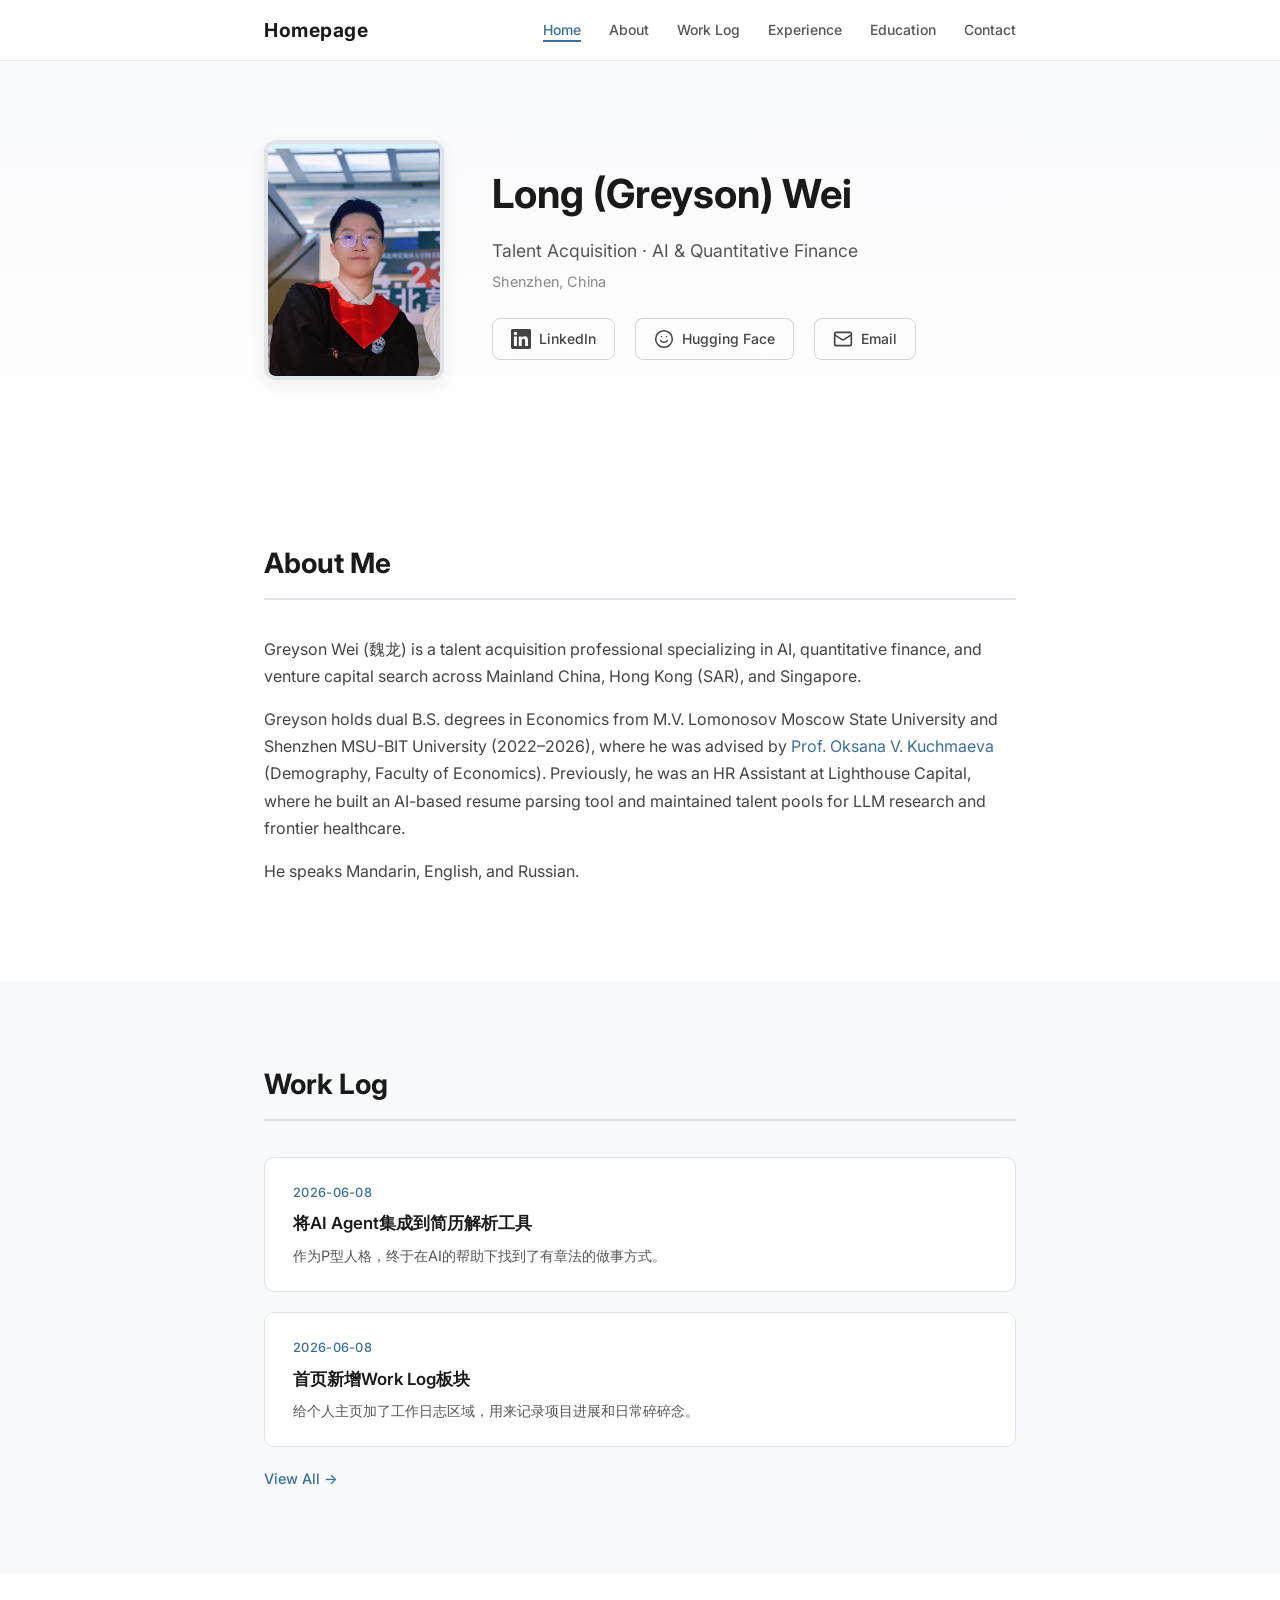
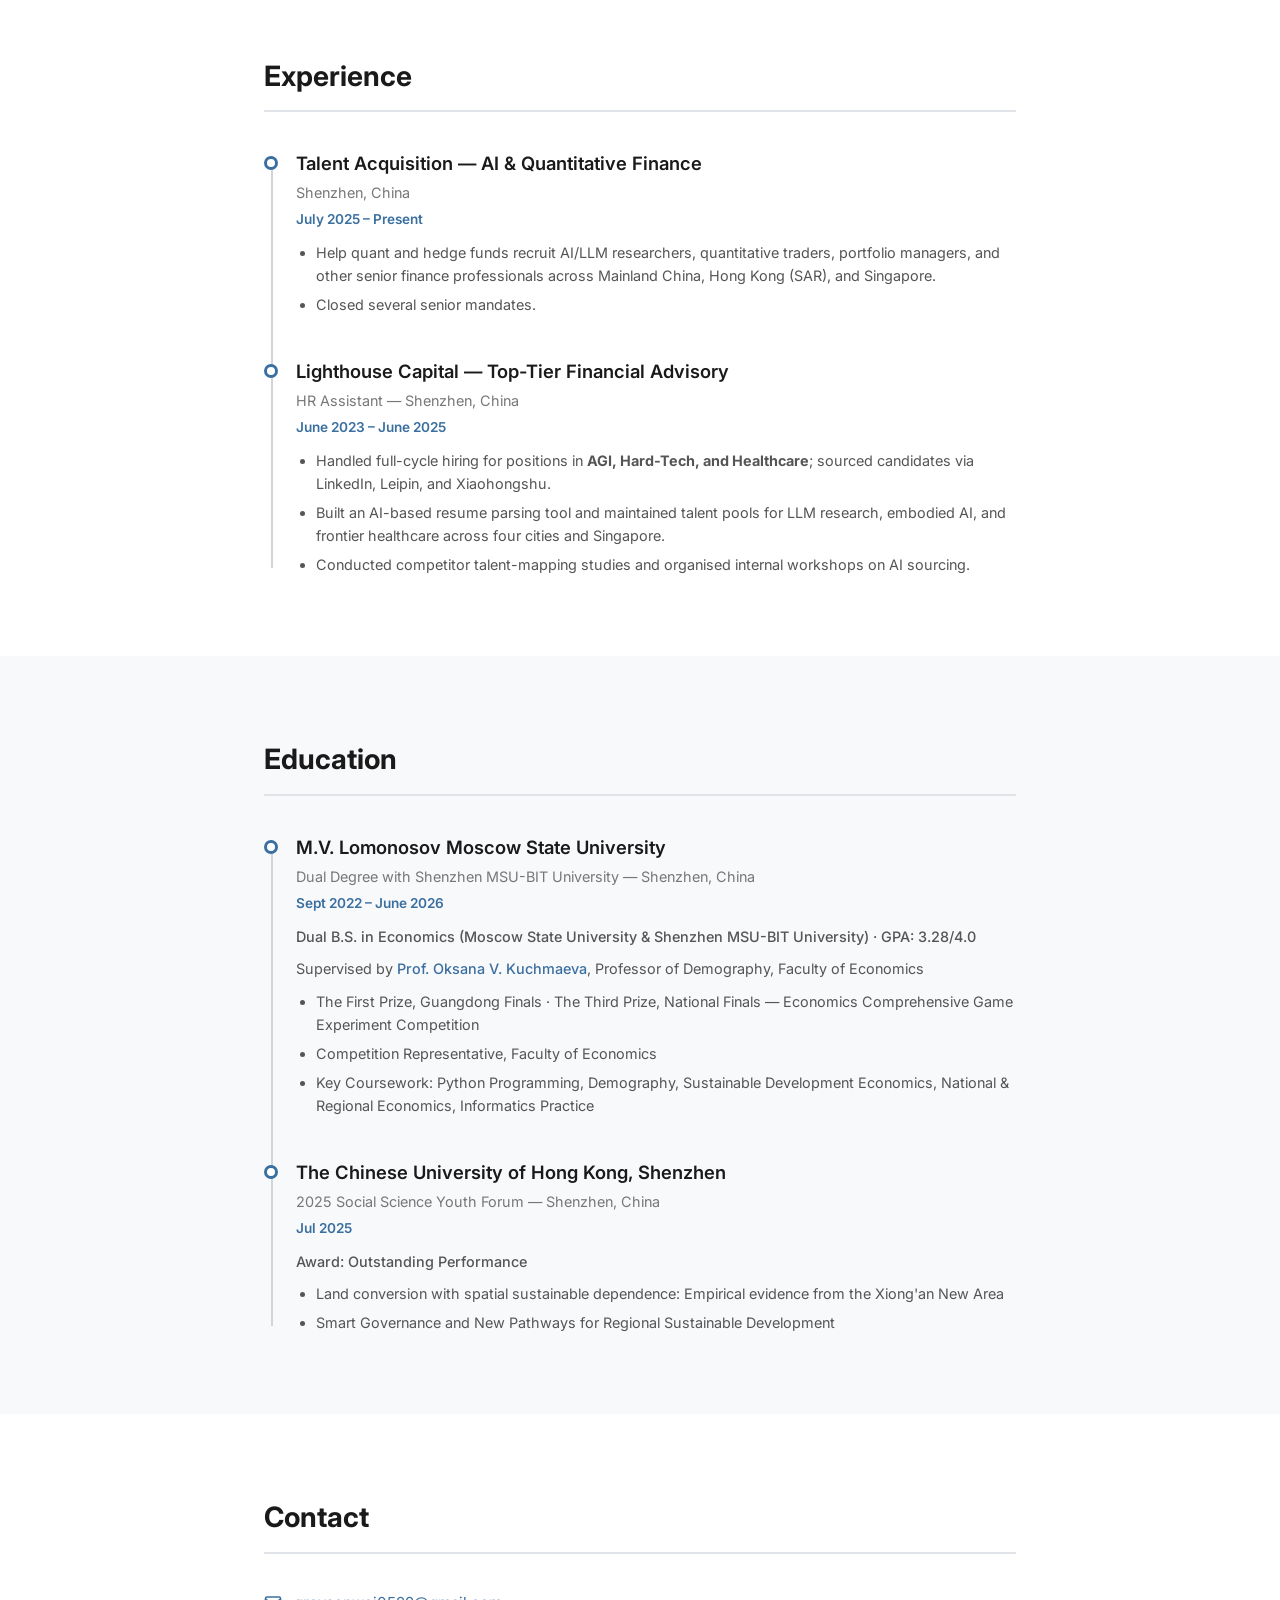
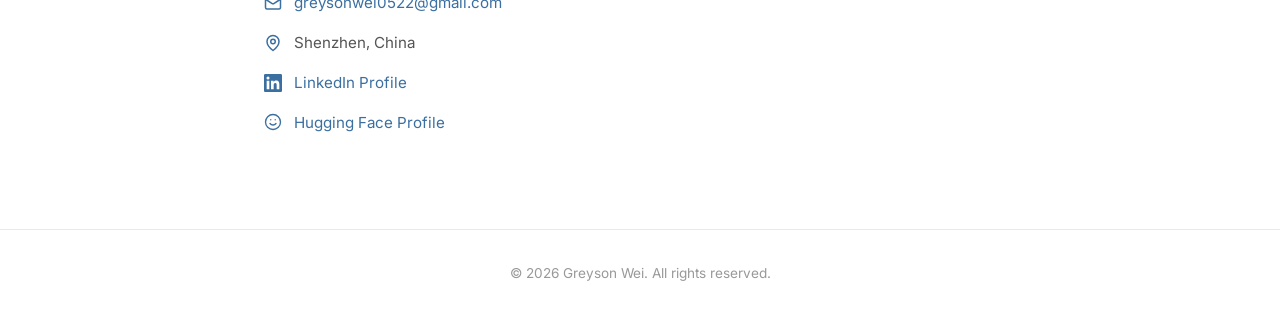
<file: index.html>
<!DOCTYPE html>
<html lang="en">
<head>
  <meta charset="UTF-8" />
  <meta name="viewport" content="width=device-width, initial-scale=1.0" />
  <title>Greyson Wei</title>
  <meta name="description" content="Long (Greyson) Wei — Talent acquisition professional specializing in AI and quantitative finance, trilingual in Mandarin, English, and Russian." />
  <link rel="stylesheet" href="css/style.css" />
  <link rel="preconnect" href="https://fonts.googleapis.com" />
  <link rel="preconnect" href="https://fonts.gstatic.com" crossorigin />
  <link href="https://fonts.googleapis.com/css2?family=Inter:wght@400;500;600;700&display=swap" rel="stylesheet" />
</head>
<body>

  <!-- ===== Navigation ===== -->
  <nav id="navbar">
    <div class="nav-container">
      <a href="#home" class="nav-logo">Homepage</a>
      <button class="hamburger" id="hamburger" aria-label="Toggle menu">
        <span></span><span></span><span></span>
      </button>
      <ul class="nav-links" id="nav-links">
        <li><a href="#home">Home</a></li>
        <li><a href="#about">About</a></li>
        <li><a href="#work-log">Work Log</a></li>
        <li><a href="#experience">Experience</a></li>
        <li><a href="#education">Education</a></li>
        <li><a href="#contact">Contact</a></li>
      </ul>
    </div>
  </nav>

  <!-- ===== Hero ===== -->
  <section id="home" class="hero">
    <div class="container">
      <div class="hero-body">
        <div class="hero-left">
          <img src="images/photo.jpg" alt="Greyson Wei" class="hero-photo" onerror="this.style.display='none'" />
        </div>
        <div class="hero-right">
          <h1>Long (Greyson) Wei</h1>
          <p class="hero-tagline">Talent Acquisition &middot; AI &amp; Quantitative Finance</p>
          <p class="hero-location">Shenzhen, China</p>
          <div class="hero-links">
            <a href="https://www.linkedin.com/in/greyson-w-4a4350323" target="_blank" rel="noopener">
              <svg width="20" height="20" viewBox="0 0 24 24" fill="currentColor"><path d="M20.447 20.452h-3.554v-5.569c0-1.328-.027-3.037-1.852-3.037-1.853 0-2.136 1.445-2.136 2.939v5.667H9.351V9h3.414v1.561h.046c.477-.9 1.637-1.85 3.37-1.85 3.601 0 4.267 2.37 4.267 5.455v6.286zM5.337 7.433a2.062 2.062 0 01-2.063-2.065 2.064 2.064 0 112.063 2.065zm1.782 13.019H3.555V9h3.564v11.452zM22.225 0H1.771C.792 0 0 .774 0 1.729v20.542C0 23.227.792 24 1.771 24h20.451C23.2 24 24 23.227 24 22.271V1.729C24 .774 23.2 0 22.222 0h.003z"/></svg>
              LinkedIn
            </a>
            <a href="https://huggingface.co/Greyson0522" target="_blank" rel="noopener">
              <svg width="20" height="20" viewBox="0 0 24 24" fill="none" stroke="currentColor" stroke-width="1.8" stroke-linecap="round" stroke-linejoin="round"><circle cx="12" cy="12" r="10"/><path d="M8 14s1.5 2 4 2 4-2 4-2"/><line x1="9" y1="9" x2="9.01" y2="9"/><line x1="15" y1="9" x2="15.01" y2="9"/></svg>
              Hugging Face
            </a>
            <a href="mailto:greysonwei0522@gmail.com">
              <svg width="20" height="20" viewBox="0 0 24 24" fill="none" stroke="currentColor" stroke-width="2" stroke-linecap="round" stroke-linejoin="round"><rect x="2" y="4" width="20" height="16" rx="2"/><path d="m22 7-8.97 5.7a1.94 1.94 0 0 1-2.06 0L2 7"/></svg>
              Email
            </a>
          </div>
        </div>
      </div>
    </div>
  </section>

  <!-- ===== About Me ===== -->
  <section id="about" class="section">
    <div class="container">
      <h2 class="section-title">About Me</h2>
      <div class="about-content">
        <p>
          Greyson Wei (魏龙) is a talent acquisition professional specializing in AI, quantitative finance, and venture capital search across Mainland China, Hong Kong (SAR), and Singapore.
        </p>
        <p>
          Greyson holds dual B.S. degrees in Economics from M.V. Lomonosov Moscow State University and Shenzhen MSU-BIT University (2022&ndash;2026), where he was advised by <a href="https://istina.msu.ru/workers/30251946/" target="_blank" rel="noopener">Prof. Oksana V. Kuchmaeva</a> (Demography, Faculty of Economics). Previously, he was an HR Assistant at Lighthouse Capital, where he built an AI-based resume parsing tool and maintained talent pools for LLM research and frontier healthcare.
        </p>
        <p>
          He speaks Mandarin, English, and Russian.
        </p>
      </div>
    </div>
  </section>

  <!-- ===== Work Log ===== -->
  <section id="work-log" class="section section-alt">
    <div class="container">
      <h2 class="section-title">Work Log</h2>
      <div class="log-list">
        <article class="log-item">
          <time class="log-date">2026-06-08</time>
          <h3 class="log-title"><a href="#">将AI Agent集成到简历解析工具</a></h3>
          <p class="log-excerpt">作为P型人格，终于在AI的帮助下找到了有章法的做事方式。</p>
        </article>
        <article class="log-item">
          <time class="log-date">2026-06-08</time>
          <h3 class="log-title"><a href="#">首页新增Work Log板块</a></h3>
          <p class="log-excerpt">给个人主页加了工作日志区域，用来记录项目进展和日常碎碎念。</p>
        </article>
      </div>
      <a href="work-log.html" class="log-view-all">View All &rarr;</a>
    </div>
  </section>

  <!-- ===== Experience (moved after Work Log) ===== -->
  <section id="experience" class="section">
    <div class="container">
      <h2 class="section-title">Experience</h2>
      <div class="timeline">

        <div class="timeline-item">
          <div class="timeline-marker"></div>
          <div class="timeline-content">
            <h3>Talent Acquisition &mdash; AI &amp; Quantitative Finance</h3>
            <p class="timeline-sub">Shenzhen, China</p>
            <p class="timeline-date">July 2025 &ndash; Present</p>
            <ul class="timeline-details">
              <li>Help quant and hedge funds recruit AI/LLM researchers, quantitative traders, portfolio managers, and other senior finance professionals across Mainland China, Hong Kong (SAR), and Singapore.</li>
              <li>Closed several senior mandates.</li>
            </ul>
          </div>
        </div>

        <div class="timeline-item">
          <div class="timeline-marker"></div>
          <div class="timeline-content">
            <h3>Lighthouse Capital &mdash; Top-Tier Financial Advisory</h3>
            <p class="timeline-sub">HR Assistant &mdash; Shenzhen, China</p>
            <p class="timeline-date">June 2023 &ndash; June 2025</p>
            <ul class="timeline-details">
              <li>Handled full-cycle hiring for positions in <strong>AGI, Hard-Tech, and Healthcare</strong>; sourced candidates via LinkedIn, Leipin, and Xiaohongshu.</li>
              <li>Built an AI-based resume parsing tool and maintained talent pools for LLM research, embodied AI, and frontier healthcare across four cities and Singapore.</li>
              <li>Conducted competitor talent-mapping studies and organised internal workshops on AI sourcing.</li>
            </ul>
          </div>
        </div>

      </div>
    </div>
  </section>

  <!-- ===== Education ===== -->
  <section id="education" class="section section-alt">
    <div class="container">
      <h2 class="section-title">Education</h2>
      <div class="timeline">

        <div class="timeline-item">
          <div class="timeline-marker"></div>
          <div class="timeline-content">
            <h3>M.V. Lomonosov Moscow State University</h3>
            <p class="timeline-sub">Dual Degree with Shenzhen MSU-BIT University &mdash; Shenzhen, China</p>
            <p class="timeline-date">Sept 2022 &ndash; June 2026</p>
            <p class="timeline-degree">Dual B.S. in Economics (Moscow State University &amp; Shenzhen MSU-BIT University) &middot; GPA: 3.28/4.0</p>
            <p class="timeline-advisor">Supervised by <a href="https://istina.msu.ru/workers/30251946/" target="_blank" rel="noopener">Prof. Oksana V. Kuchmaeva</a>, Professor of Demography, Faculty of Economics</p>
            <ul class="timeline-details">
              <li>The First Prize, Guangdong Finals &middot; The Third Prize, National Finals &mdash; Economics Comprehensive Game Experiment Competition</li>
              <li>Competition Representative, Faculty of Economics</li>
              <li>Key Coursework: Python Programming, Demography, Sustainable Development Economics, National &amp; Regional Economics, Informatics Practice</li>
            </ul>
          </div>
        </div>

        <div class="timeline-item">
          <div class="timeline-marker"></div>
          <div class="timeline-content">
            <h3>The Chinese University of Hong Kong, Shenzhen</h3>
            <p class="timeline-sub">2025 Social Science Youth Forum &mdash; Shenzhen, China</p>
            <p class="timeline-date">Jul 2025</p>
            <p class="timeline-degree">Award: Outstanding Performance</p>
            <ul class="timeline-details">
              <li>Land conversion with spatial sustainable dependence: Empirical evidence from the Xiong'an New Area</li>
              <li>Smart Governance and New Pathways for Regional Sustainable Development</li>
            </ul>
          </div>
        </div>

      </div>
    </div>
  </section>

  <!-- ===== Contact ===== -->
  <section id="contact" class="section">
    <div class="container">
      <h2 class="section-title">Contact</h2>
      <div class="contact-info">
        <p>
          <svg width="18" height="18" viewBox="0 0 24 24" fill="none" stroke="currentColor" stroke-width="2" stroke-linecap="round" stroke-linejoin="round"><rect x="2" y="4" width="20" height="16" rx="2"/><path d="m22 7-8.97 5.7a1.94 1.94 0 0 1-2.06 0L2 7"/></svg>
          <a href="mailto:greysonwei0522@gmail.com">greysonwei0522@gmail.com</a>
        </p>
        <p>
          <svg width="18" height="18" viewBox="0 0 24 24" fill="none" stroke="currentColor" stroke-width="2" stroke-linecap="round" stroke-linejoin="round"><path d="M20 10c0 6-8 12-8 12s-8-6-8-12a8 8 0 0 1 16 0Z"/><circle cx="12" cy="10" r="3"/></svg>
          Shenzhen, China
        </p>
        <p>
          <svg width="18" height="18" viewBox="0 0 24 24" fill="currentColor"><path d="M20.447 20.452h-3.554v-5.569c0-1.328-.027-3.037-1.852-3.037-1.853 0-2.136 1.445-2.136 2.939v5.667H9.351V9h3.414v1.561h.046c.477-.9 1.637-1.85 3.37-1.85 3.601 0 4.267 2.37 4.267 5.455v6.286zM5.337 7.433a2.062 2.062 0 01-2.063-2.065 2.064 2.064 0 112.063 2.065zm1.782 13.019H3.555V9h3.564v11.452zM22.225 0H1.771C.792 0 0 .774 0 1.729v20.542C0 23.227.792 24 1.771 24h20.451C23.2 24 24 23.227 24 22.271V1.729C24 .774 23.2 0 22.222 0h.003z"/></svg>
          <a href="https://www.linkedin.com/in/greyson-w-4a4350323" target="_blank" rel="noopener">LinkedIn Profile</a>
        </p>
        <p>
          <svg width="18" height="18" viewBox="0 0 24 24" fill="none" stroke="currentColor" stroke-width="1.8" stroke-linecap="round" stroke-linejoin="round"><circle cx="12" cy="12" r="10"/><path d="M8 14s1.5 2 4 2 4-2 4-2"/><line x1="9" y1="9" x2="9.01" y2="9"/><line x1="15" y1="9" x2="15.01" y2="9"/></svg>
          <a href="https://huggingface.co/Greyson0522" target="_blank" rel="noopener">Hugging Face Profile</a>
        </p>
      </div>
    </div>
  </section>

  <!-- ===== Footer ===== -->
  <footer>
    <div class="container">
      <p>&copy; 2026 Greyson Wei. All rights reserved.</p>
    </div>
  </footer>

  <script src="js/main.js"></script>
</body>
</html>
</file>
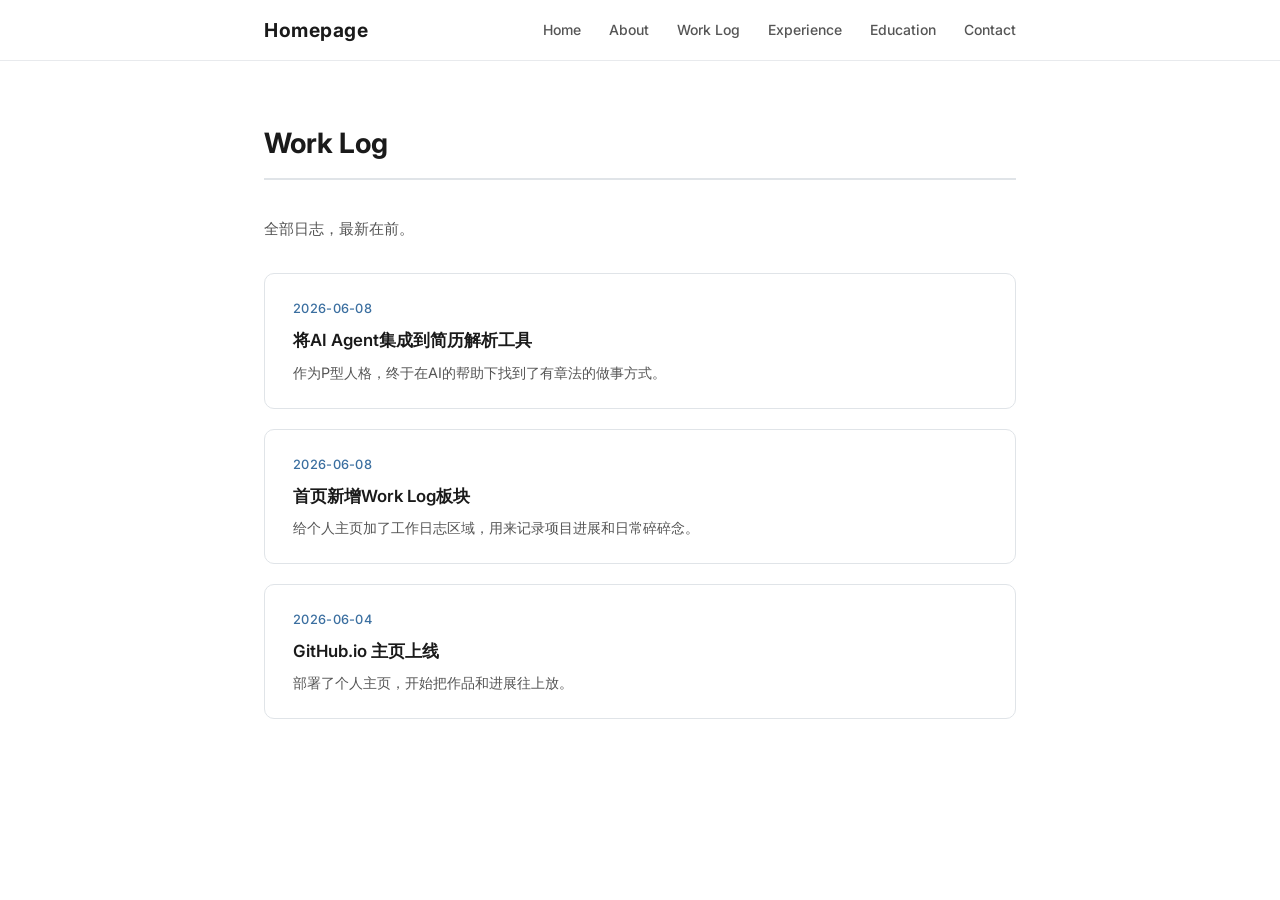
<file: work-log.html>
<!DOCTYPE html>
<html lang="zh-CN">
<head>
  <meta charset="UTF-8" />
  <meta name="viewport" content="width=device-width, initial-scale=1.0" />
  <title>Work Log — Greyson Wei</title>
  <link rel="stylesheet" href="css/style.css" />
  <link rel="preconnect" href="https://fonts.googleapis.com" />
  <link rel="preconnect" href="https://fonts.gstatic.com" crossorigin />
  <link href="https://fonts.googleapis.com/css2?family=Inter:wght@400;500;600;700&display=swap" rel="stylesheet" />
</head>
<body>

  <nav id="navbar">
    <div class="nav-container">
      <a href="index.html" class="nav-logo">Homepage</a>
      <ul class="nav-links" id="nav-links">
        <li><a href="index.html#home">Home</a></li>
        <li><a href="index.html#about">About</a></li>
        <li><a href="index.html#work-log">Work Log</a></li>
        <li><a href="index.html#experience">Experience</a></li>
        <li><a href="index.html#education">Education</a></li>
        <li><a href="index.html#contact">Contact</a></li>
      </ul>
    </div>
  </nav>

  <section class="section" style="padding-top: 120px;">
    <div class="container">
      <h1 class="section-title">Work Log</h1>
      <p style="color:#555;margin-bottom:32px;font-size:0.95rem;">全部日志，最新在前。</p>
      <div class="log-list">
        <article class="log-item">
          <time class="log-date">2026-06-08</time>
          <h3 class="log-title">将AI Agent集成到简历解析工具</h3>
          <p class="log-excerpt">作为P型人格，终于在AI的帮助下找到了有章法的做事方式。</p>
        </article>
        <article class="log-item">
          <time class="log-date">2026-06-08</time>
          <h3 class="log-title">首页新增Work Log板块</h3>
          <p class="log-excerpt">给个人主页加了工作日志区域，用来记录项目进展和日常碎碎念。</p>
        </article>
        <article class="log-item">
          <time class="log-date">2026-06-04</time>
          <h3 class="log-title">GitHub.io 主页上线</h3>
          <p class="log-excerpt">部署了个人主页，开始把作品和进展往上放。</p>
        </article>
      </div>
    </div>
  </section>

</body>
</html>
</file>
<file: css/style.css>
/* ===== Reset & Base ===== */
*,
*::before,
*::after {
  margin: 0;
  padding: 0;
  box-sizing: border-box;
}

html {
  scroll-behavior: smooth;
  scroll-padding-top: 72px;
}

body {
  font-family: 'Inter', -apple-system, BlinkMacSystemFont, 'Segoe UI', Roboto, sans-serif;
  font-size: 16px;
  line-height: 1.7;
  color: #333;
  background: #fff;
  -webkit-font-smoothing: antialiased;
}

a {
  color: #3b6fa0;
  text-decoration: none;
  transition: color 0.2s;
}

a:hover {
  color: #1a4d7a;
}

img {
  max-width: 100%;
  display: block;
}

ul {
  list-style: none;
}

/* ===== Layout ===== */
.container {
  max-width: 800px;
  margin: 0 auto;
  padding: 0 24px;
}

.section {
  padding: 80px 0;
}

.section-alt {
  background: #f8f9fb;
}

.section-title {
  font-size: 1.75rem;
  font-weight: 700;
  color: #1a1a1a;
  margin-bottom: 36px;
  padding-bottom: 10px;
  border-bottom: 2px solid #e0e4e8;
}

/* ===== Navigation ===== */
#navbar {
  position: fixed;
  top: 0;
  left: 0;
  width: 100%;
  z-index: 1000;
  background: rgba(255, 255, 255, 0.95);
  backdrop-filter: blur(8px);
  -webkit-backdrop-filter: blur(8px);
  border-bottom: 1px solid #e8eaed;
  transition: box-shadow 0.3s;
}

#navbar.scrolled {
  box-shadow: 0 2px 12px rgba(0, 0, 0, 0.06);
}

.nav-container {
  max-width: 800px;
  margin: 0 auto;
  padding: 0 24px;
  display: flex;
  align-items: center;
  justify-content: space-between;
  height: 60px;
}

.nav-logo {
  font-weight: 700;
  font-size: 1.2rem;
  color: #1a1a1a;
  letter-spacing: 0.5px;
}

.nav-links {
  display: flex;
  gap: 28px;
}

.nav-links a {
  font-size: 0.875rem;
  font-weight: 500;
  color: #555;
  transition: color 0.2s;
  position: relative;
}

.nav-links a::after {
  content: '';
  position: absolute;
  bottom: -4px;
  left: 0;
  width: 0;
  height: 2px;
  background: #3b6fa0;
  transition: width 0.25s;
}

.nav-links a:hover,
.nav-links a.active {
  color: #3b6fa0;
}

.nav-links a:hover::after,
.nav-links a.active::after {
  width: 100%;
}

/* Hamburger */
.hamburger {
  display: none;
  flex-direction: column;
  gap: 5px;
  background: none;
  border: none;
  cursor: pointer;
  padding: 4px;
}

.hamburger span {
  display: block;
  width: 22px;
  height: 2px;
  background: #333;
  border-radius: 2px;
  transition: all 0.3s;
}

.hamburger.open span:nth-child(1) {
  transform: translateY(7px) rotate(45deg);
}

.hamburger.open span:nth-child(2) {
  opacity: 0;
}

.hamburger.open span:nth-child(3) {
  transform: translateY(-7px) rotate(-45deg);
}

/* ===== Hero ===== */
.hero {
  padding-top: 140px;
  padding-bottom: 80px;
  background: linear-gradient(180deg, #f8f9fb 0%, #fff 100%);
}

.hero-body {
  display: flex;
  align-items: center;
  gap: 48px;
}

.hero-left {
  flex-shrink: 0;
}

.hero-photo {
  width: 180px;
  height: 240px;
  border-radius: 12px;
  object-fit: cover;
  border: 4px solid #e0e4e8;
  background: #e0e4e8;
  box-shadow: 0 4px 16px rgba(0, 0, 0, 0.08);
}

.hero-right {
  text-align: left;
}

.hero h1 {
  font-size: 2.5rem;
  font-weight: 700;
  color: #1a1a1a;
  margin-bottom: 8px;
}

.hero-tagline {
  font-size: 1.1rem;
  color: #555;
  margin-bottom: 4px;
}

.hero-location {
  font-size: 0.9rem;
  color: #888;
  margin-bottom: 24px;
}

.hero-links {
  display: flex;
  gap: 20px;
  flex-wrap: wrap;
}

.hero-links a {
  display: inline-flex;
  align-items: center;
  gap: 8px;
  padding: 8px 18px;
  border: 1px solid #d0d5db;
  border-radius: 8px;
  font-size: 0.875rem;
  font-weight: 500;
  color: #444;
  transition: all 0.2s;
}

.hero-links a:hover {
  border-color: #3b6fa0;
  color: #3b6fa0;
  background: #f0f5fa;
}

.hero-links svg {
  flex-shrink: 0;
}

/* ===== About ===== */
.about-content p {
  margin-bottom: 16px;
  color: #444;
}

.timeline-advisor {
  font-size: 0.9rem;
  color: #555;
  margin-bottom: 8px;
}

.timeline-advisor a {
  font-weight: 500;
}

.about-content strong {
  color: #1a1a1a;
}

/* ===== Timeline ===== */
.timeline {
  position: relative;
  padding-left: 32px;
}

.timeline::before {
  content: '';
  position: absolute;
  left: 7px;
  top: 8px;
  bottom: 8px;
  width: 2px;
  background: #d0d5db;
}

.timeline-item {
  position: relative;
  margin-bottom: 40px;
}

.timeline-item:last-child {
  margin-bottom: 0;
}

.timeline-marker {
  position: absolute;
  left: -32px;
  top: 8px;
  width: 14px;
  height: 14px;
  border-radius: 50%;
  background: #fff;
  border: 3px solid #3b6fa0;
  z-index: 1;
}

.timeline-content h3 {
  font-size: 1.15rem;
  font-weight: 600;
  color: #1a1a1a;
  margin-bottom: 2px;
}

.timeline-sub {
  font-size: 0.9rem;
  color: #777;
  margin-bottom: 2px;
}

.timeline-date {
  font-size: 0.85rem;
  font-weight: 600;
  color: #3b6fa0;
  margin-bottom: 10px;
}

.timeline-degree {
  font-size: 0.9rem;
  font-weight: 500;
  color: #555;
  margin-bottom: 8px;
}

.timeline-details {
  list-style: disc;
  padding-left: 20px;
}

.timeline-details li {
  font-size: 0.9rem;
  color: #555;
  margin-bottom: 6px;
  line-height: 1.6;
}

.timeline-details li:last-child {
  margin-bottom: 0;
}

/* ===== Skills ===== */
.skills-grid {
  display: grid;
  grid-template-columns: repeat(auto-fit, minmax(220px, 1fr));
  gap: 20px;
}

.skill-card {
  background: #fff;
  border: 1px solid #e0e4e8;
  border-radius: 10px;
  padding: 24px;
  transition: box-shadow 0.2s, transform 0.2s;
}

.skill-card:hover {
  box-shadow: 0 4px 16px rgba(0, 0, 0, 0.06);
  transform: translateY(-2px);
}

.skill-card h3 {
  font-size: 1rem;
  font-weight: 600;
  color: #1a1a1a;
  margin-bottom: 8px;
}

.skill-card p {
  font-size: 0.9rem;
  color: #555;
}

/* ===== Work Log ===== */
.log-list {
  display: flex;
  flex-direction: column;
  gap: 20px;
}

.log-item {
  padding: 24px 28px;
  border: 1px solid #e0e4e8;
  border-radius: 10px;
  background: #fff;
  transition: box-shadow 0.2s, border-color 0.2s;
}

.log-item:hover {
  box-shadow: 0 4px 16px rgba(0, 0, 0, 0.06);
  border-color: #3b6fa0;
}

.log-date {
  display: block;
  font-size: 0.8rem;
  font-weight: 500;
  color: #3b6fa0;
  margin-bottom: 6px;
  letter-spacing: 0.3px;
}

.log-title {
  font-size: 1.05rem;
  font-weight: 600;
  color: #1a1a1a;
  margin-bottom: 6px;
}

.log-title a {
  color: inherit;
}

.log-title a:hover {
  color: #3b6fa0;
}

.log-excerpt {
  font-size: 0.9rem;
  color: #555;
  line-height: 1.6;
  margin: 0;
}

.log-view-all {
  display: inline-block;
  margin-top: 20px;
  font-size: 0.9rem;
  font-weight: 500;
  color: #3b6fa0;
  text-decoration: none;
  transition: color 0.2s, gap 0.2s;
}

.log-view-all:hover {
  color: #1a4d7a;
}

/* ===== Contact ===== */
.contact-info p {
  display: flex;
  align-items: center;
  gap: 12px;
  margin-bottom: 14px;
  font-size: 0.95rem;
  color: #555;
}

.contact-info svg {
  flex-shrink: 0;
  color: #3b6fa0;
}

/* ===== Footer ===== */
footer {
  padding: 32px 0;
  text-align: center;
  border-top: 1px solid #e8eaed;
  color: #999;
  font-size: 0.85rem;
}

/* ===== Responsive ===== */
@media (max-width: 640px) {
  .hamburger {
    display: flex;
  }

  .nav-links {
    position: fixed;
    top: 60px;
    left: 0;
    width: 100%;
    background: rgba(255, 255, 255, 0.98);
    backdrop-filter: blur(8px);
    -webkit-backdrop-filter: blur(8px);
    flex-direction: column;
    align-items: center;
    padding: 20px 0;
    gap: 16px;
    border-bottom: 1px solid #e8eaed;
    transform: translateY(-100%);
    opacity: 0;
    pointer-events: none;
    transition: transform 0.3s, opacity 0.3s;
  }

  .nav-links.open {
    transform: translateY(0);
    opacity: 1;
    pointer-events: all;
  }

  .hero {
    padding-top: 120px;
    padding-bottom: 60px;
  }

  .hero-body {
    flex-direction: column;
    align-items: center;
    gap: 24px;
  }

  .hero-right {
    text-align: center;
  }

  .hero h1 {
    font-size: 1.8rem;
  }

  .hero-photo {
    width: 140px;
    height: 185px;
  }

  .hero-links {
    justify-content: center;
  }

  .section {
    padding: 56px 0;
  }

  .section-title {
    font-size: 1.4rem;
  }

  .skills-grid {
    grid-template-columns: 1fr;
  }
}
</file>
